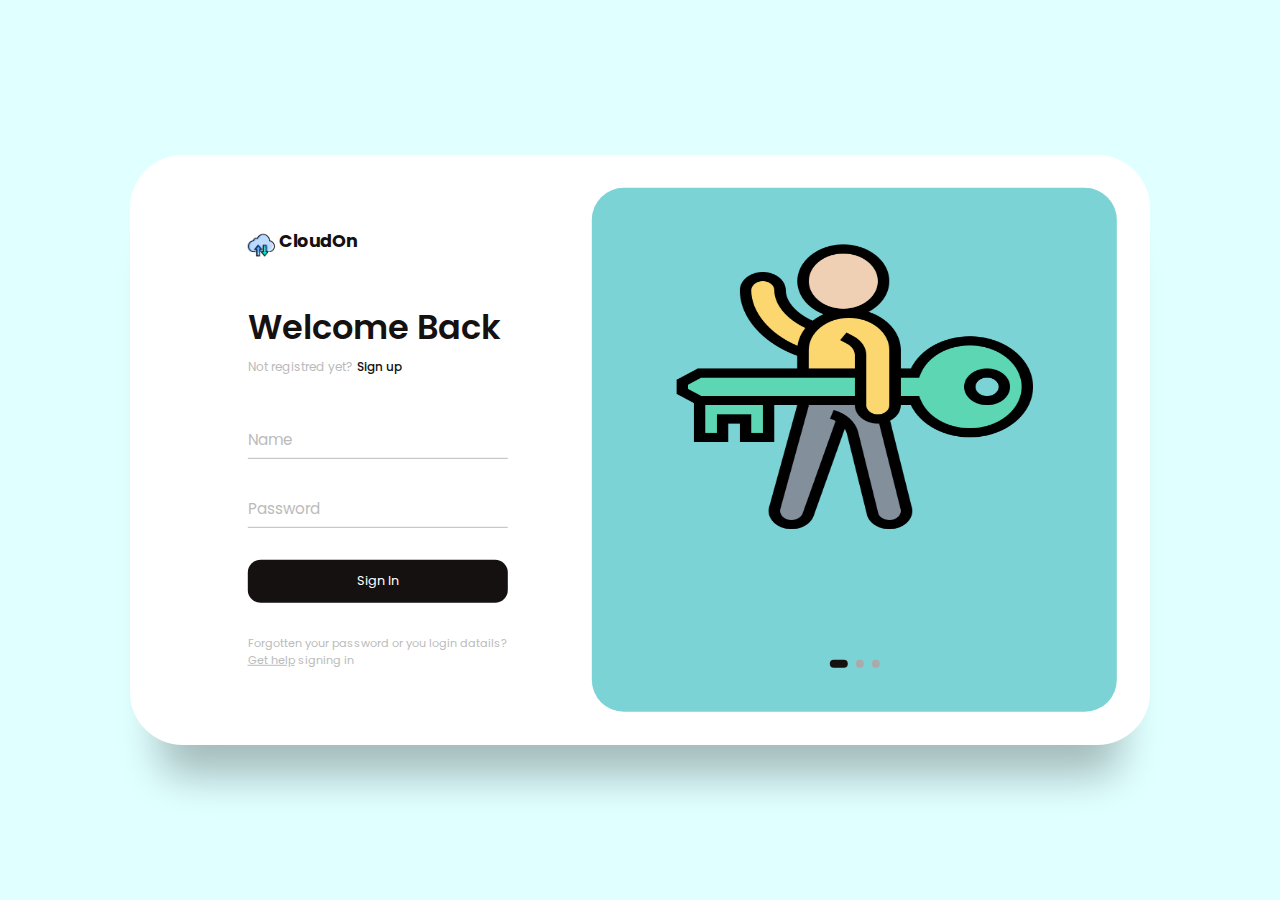
<file: Final Project/index.html>
<!DOCTYPE html>
<html lang="en">
<head>
<meta charset="UTF-8" />
<meta http-equiv="X-UA-Compatible" content="IE=edge" />
<meta name="viewport" content="width=device-width, initial-scale=1.0" />
<title>Sign in & Sign up Form</title>
     <!-- <script src="https://cdnjs.cloudflare.com/ajax/libs/crypto-js/3.1.2/rollups/aes.js"></script> 
     <script src="http://crypto-js.googlecode.com/svn/tags/3.1.2/build/rollups/md5.js"></script> -->
    <link rel="stylesheet" href="style.css" />
</head>
  <body>
    <main>
      <div class="box">
        <div class="inner-box">
          <div class="forms-wrap">
            <form action="index.html" autocomplete="off" class="sign-in-form">
              <div class="logo">
                <img src="./img/logo.png" alt="easyclass"/>
                <h4>CloudOn</h4>
                </div>

              <div class="heading">
                <h2>Welcome Back</h2>
                <h6>Not registred yet?</h6>
                <a href="#" class="toggle" >Sign up</a>
              </div>

              <div class="actual-form">
                <div class="input-wrap">
                  <input
                   id="user2"
                    type="text"
                    minlength="4"
                    class="input-field"
                    autocomplete="off"
                    required
                  />
                  <label>Name</label>
                </div>

                <div class="input-wrap">
                  <input
                    id="pass2"
                    type="password"
                    minlength="4"
                    class="input-field"
                    autocomplete="off"
                    required
                  />
                  <label>Password</label>
                </div>

                <input type="submit" value="Sign In" class="sign-btn" id="signin"  />

                <p class="text">
                  Forgotten your password or you login datails?
                  <a href="#">Get help</a> signing in
                </p>
              </div>
            </form>

            <form action="index.html" autocomplete="off" class="sign-up-form">
              <div class="logo">
                <img src="./img/logo.png" alt="easyclass" />
                <h4>CloudOn</h4>
              </div>

              <div class="heading">
                <h2>Get Started</h2>
                <h6>Already have an account?</h6>
                <a href="#" class="toggle">Sign in</a>
              </div>

              <div class="actual-form">
                <div class="input-wrap">
                  <input
                  id="username"
                    type="text"
                    minlength="4"
                    class="input-field"
                    autocomplete="off"
                    required
                  />
                  <label>Name</label>
                </div>

                 <div class="input-wrap">
                  <input
                    type="email"
                    class="input-field"
                    autocomplete="off"
                    required
                  />
                  <label>Email</label>
                </div> 
                    <!-- minlength="4" -->

                <div class="input-wrap">
                  <input 
                    id="password"
                    type="password"
                    class="input-field"
                    autocomplete="off"
                    required
                  />
                  <label>Password</label>
                </div>

                <input type="submit" value="Sign Up" class="sign-btn" id ="btn1" onclick="sendData()">
                
                
                <p class="text">
                  By signing up, I agree to the
                  <a href="#">Terms of Services</a> and
                  <a href="#">Privacy Policy</a>
                </p>
              </div>
            </form>
          </div>

          <div class="carousel">
            <div class="images-wrapper">
              <img src="./img/key.png" class="image img-1 show" alt="" />
              <img src="./img/checklist.png" class="image img-2" alt="" />
              <img src="./img/cloud-network.png" class="image img-3" alt="" />
            </div>

            <div class="text-slider">
              <div class="text-wrap">
                <div class="text-group">
                
                </div>
              </div>

              <div class="bullets">
                <span class="active" data-value="1"></span>
                <span data-value="2"></span>
                <span data-value="3"></span>
              </div>
            </div>
          </div>
        </div>
      </div>
    </main>

    <!-- Javascript file -->

    <script src="app.js"></script>
  </body>
</html>
</file>
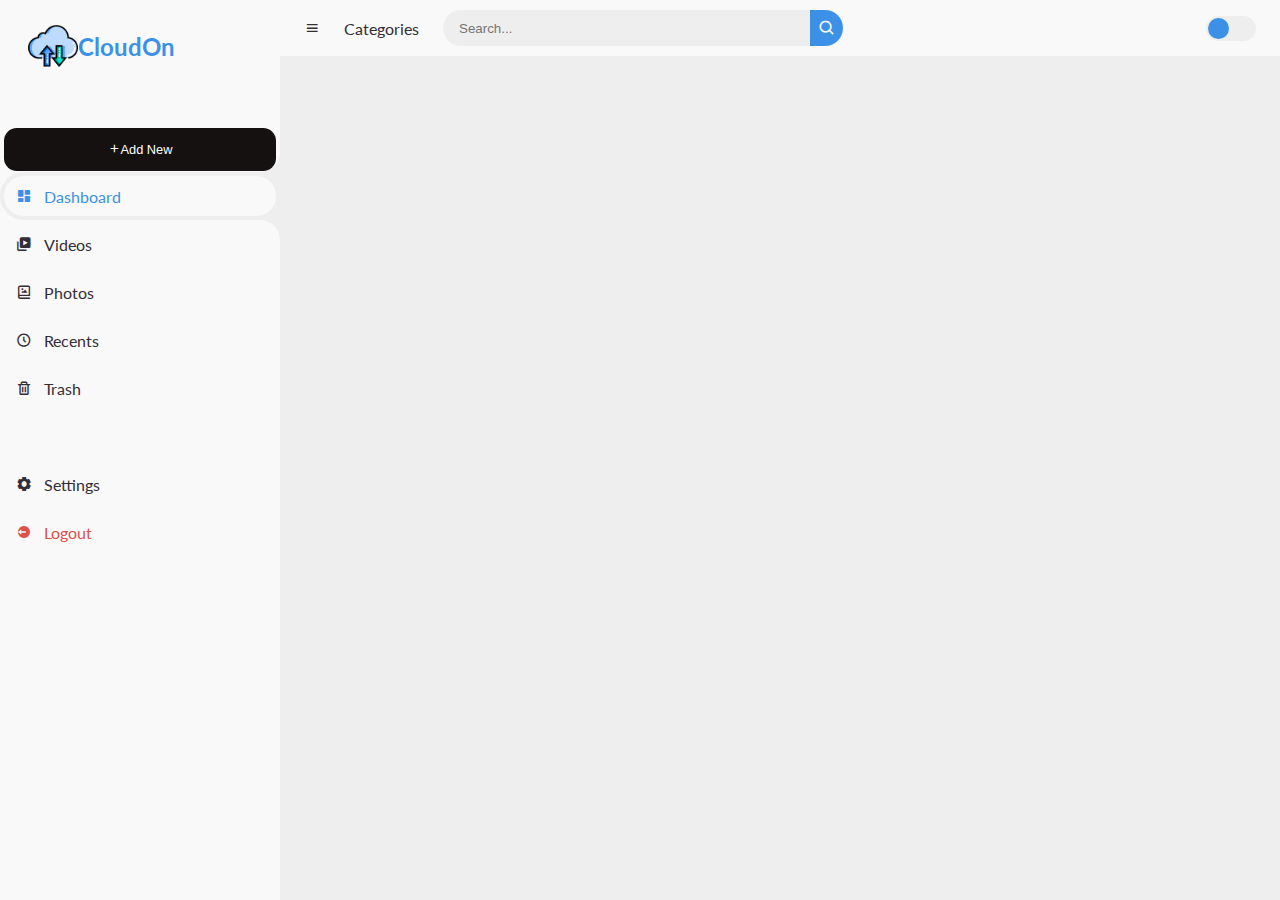
<file: Final Project/dashboard.html>
<!DOCTYPE html>
<html lang="en">
<head>
	<meta charset="UTF-8">
	<meta name="viewport" content="width=device-width, initial-scale=1.0">

	<!-- Boxicons -->
	<link href='https://unpkg.com/boxicons@2.0.9/css/boxicons.min.css' rel='stylesheet'>

	<!-- CSS only -->
<!-- <link href="https://cdn.jsdelivr.net/npm/bootstrap@5.2.0-beta1/dist/css/bootstrap.min.css" rel="stylesheet" integrity="sha384-0evHe/X+R7YkIZDRvuzKMRqM+OrBnVFBL6DOitfPri4tjfHxaWutUpFmBp4vmVor" crossorigin="anonymous"> -->
<!-- JavaScript Bundle with Popper -->
<!-- <script src="https://cdn.jsdelivr.net/npm/bootstrap@5.2.0-beta1/dist/js/bootstrap.bundle.min.js" integrity="sha384-pprn3073KE6tl6bjs2QrFaJGz5/SUsLqktiwsUTF55Jfv3qYSDhgCecCxMW52nD2" crossorigin="anonymous"></script> -->
	<!-- My CSS -->
	<link rel="stylesheet" href="css.css">

	<title>Dashboard</title>

	<script>
        function thisFileUpload() {
            document.getElementById("file").click();
        };
</script>

</head>
<body>


	<!-- SIDEBAR -->
	<section id="sidebar">
		<a href="#" class="brand">
			<!-- <i class='bx bxs-smile'></i> -->
			<img src="./img/logo.png" alt="easyclass" class="bx" style="width: 50px;"/>

			<span class="text">CloudOn</span>
		</a>
		<ul class="side-menu top">
			<li>
				<!-- <button type="button" class="btn btn-primary"><i class='bx bx-plus'></i>Primary</button> -->
				<!-- <input type="submit" value="Add New" class="sign-btn" /> -->

				<!-- Trigger/Open The Modal -->
<button id="myBtn" class="sign-btn text"><i class='bx bx-plus'></i>Add New</button>

<!-- The Modal -->
<div id="myModal" class="modal">

  <!-- Modal content -->
  <div class="modal-content">
    <!-- <span class="close">&times;</span>
    <p>Some text in the Modal..</p> -->

	<div class="modal-header">
        <h4 class="modal-title" id="exampleModalLongTitle">Add new</h4><br>
        <button type="button" class="close" data-dismiss="modal" aria-label="Close">
          <span aria-hidden="true">&times;</span>
        </button>
      </div>
      <div class="modal-body">
          <div class="file-body">
			  <div class="whole-content" id="dropzone">
				  <img src="./img/cloud-download.png" class="modal-image">
				  <p>Drag and drop your files here</p><br>
				  <p>OR</p><br>
				  <!-- <button>Browse Files</button> -->
				  <!-- <input type="file" name="Browse Files"/> -->

				  <input type="file" id="file" style="display:none;" />
                  <button id="button" name="button" value="upload" class="upload-files" onclick="thisFileUpload();">Browse Files</button>
                  <br><br>

                  <input id="fo" type="search" placeholder="Folder Name"><br><br>

                  <button class="upload-files" id="addfolder" onclick="createFolder()">Add Folder</button>
				  			  

			  </div>
			  

		  </div>
		  <ul id="path"></ul>
      </div>
      <!-- <div class="modal-footer">
        <button type="button" class="btn btn-secondary" data-dismiss="modal">Close</button>
        <button type="button" class="btn btn-primary">Save changes</button>
      </div> -->

  </div>

</div>

			</li>
			<li class="active">
				<a href="#">
					<i class='bx bxs-dashboard' ></i>
					<span class="text">Dashboard</span>
				</a>
			</li>
			<li>
				<a href="#">
					<!-- <i class='bx bxs-shopping-bag-alt' ></i> -->
					<i class='bx bxs-videos'></i>
					<span class="text">Videos</span>
				</a>
			</li>
			<li>
				<a href="#">
					<!-- <i class='bx bxs-doughnut-chart' ></i> -->
					<i class='bx bx-photo-album'></i>
					<span class="text">Photos</span>
				</a>
			</li>
			<li>
				<a href="#">
					<!-- <i class='bx bxs-message-dots' ></i> -->
					<i class='bx bx-time-five'></i>
					<span class="text">Recents</span>
				</a>
			</li>
			<li>
				<a href="#">
					<!-- <i class='bx bxs-group' ></i> -->
					<i class='bx bx-trash' ></i>
					<span class="text">Trash</span>
				</a>
			</li>
		</ul>
		<ul class="side-menu">
			<li>
				<a href="#">
					<i class='bx bxs-cog' ></i>
					<span class="text">Settings</span>
				</a>
			</li>
			<li>
				<a href="#" class="logout">
					<i class='bx bxs-log-out-circle' ></i>
					<span class="text">Logout</span>
				</a>
			</li>
		</ul>
	</section>
	<!-- SIDEBAR -->



	<!-- CONTENT -->
	<section id="content">
		<!-- NAVBAR -->
		<nav>
			<i class='bx bx-menu' ></i>
			<a href="#" class="nav-link">Categories</a>
			<form action="#">
				<div class="form-input">
					<input type="search" placeholder="Search...">
					<button type="submit" class="search-btn"><i class='bx bx-search' ></i></button>
				</div>
			</form>
			<input type="checkbox" id="switch-mode" hidden>
			<label for="switch-mode" class="switch-mode"></label>
			<!-- <a href="#" class="notification">
				<i class='bx bxs-bell' ></i>
				<span class="num">8</span>
			</a>
			<a href="#" class="profile">
				<img src="img/people.png">
			</a> -->
		</nav>
		<!-- NAVBAR -->

		<!-- MAIN -->
		<div id="mainn">
			
		</div>

		<!-- MAIN -->
	</section>
	<!-- CONTENT -->
	

	<script src="script.js"></script>
</body>
</html>
</file>
<file: Final Project/style.css>
@import url("https://fonts.googleapis.com/css2?family=Poppins:wght@200;300;400;500;600;700;800&display=swap");

*,
*::before,
*::after {
  padding: 0;
  margin: 0;
  box-sizing: border-box;
}

body,
input {
  font-family: "Poppins", sans-serif;
}

main {
  width: 100%;
  min-height: 100vh;
  overflow: hidden;
  background-color:lightcyan;    
   /* #ff8c6b */
  padding: 2rem;
  display: flex;
  align-items: center;
  justify-content: center;
  position: sticky;
}

.box {
  position: relative;
  width: 100%;
  max-width: 1020px;
  height: 590px;
  background-color: #fff;
  border-radius: 3.3rem;
  box-shadow: 0 60px 40px -30px rgba(0, 0, 0, 0.27);
}

.inner-box {
  position: absolute;
  width: calc(100% - 4.1rem);
  height: calc(100% - 4.1rem);
  top: 50%;
  left: 50%;
  transform: translate(-50%, -50%);
}

.forms-wrap {
  position: absolute;
  height: 100%;
  width: 45%;
  top: 0;
  left: 0;
  display: grid;
  grid-template-columns: 1fr;
  grid-template-rows: 1fr;
  transition: 0.8s ease-in-out;
}

form {
  max-width: 260px;
  width: 100%;
  margin: 0 auto;
  height: 100%;
  display: flex;
  flex-direction: column;
  justify-content: space-evenly;
  grid-column: 1 / 2;
  grid-row: 1 / 2;
  transition: opacity 0.02s 0.4s;
}

form.sign-up-form {
  opacity: 0;
  pointer-events: none;
}

.logo {
  display: flex;
  align-items: center;
}

.logo img {
  width: 27px;
  margin-right: 0.3rem;
}

.logo h4 {
  font-size: 1.1rem;
  margin-top: -9px;
  letter-spacing: -0.5px;
  color: #151111;
}

.heading h2 {
  font-size: 2.1rem;
  font-weight: 600;
  color: #151111;
}

.heading h6 {
  color: #bababa;
  font-weight: 400;
  font-size: 0.75rem;
  display: inline;
}

.toggle {
  color: #151111;
  text-decoration: none;
  font-size: 0.75rem;
  font-weight: 500;
  transition: 0.3s;
}

.toggle:hover {
  color: #8371fd;
}

.input-wrap {
  position: relative;
  height: 37px;
  margin-bottom: 2rem;
}

.input-field {
  position: absolute;
  width: 100%;
  height: 100%;
  background: none;
  border: none;
  outline: none;
  border-bottom: 1px solid #bbb;
  padding: 0;
  font-size: 0.95rem;
  color: #151111;
  transition: 0.4s;
}

label {
  position: absolute;
  left: 0;
  top: 50%;
  transform: translateY(-50%);
  font-size: 0.95rem;
  color: #bbb;
  pointer-events: none;
  transition: 0.4s;
}

.input-field.active {
  border-bottom-color: #151111;
}

.input-field.active + label {
  font-size: 0.75rem;
  top: -2px;
}

.sign-btn {
  display: inline-block;
  width: 100%;
  height: 43px;
  background-color: #151111;
  color: #fff;
  border: none;
  cursor: pointer;
  border-radius: 0.8rem;
  font-size: 0.8rem;
  margin-bottom: 2rem;
  transition: 0.3s;
}

.sign-btn:hover {
  background-color: #8371fd;
}

.text {
  color: #bbb;
  font-size: 0.7rem;
}

.text a {
  color: #bbb;
  transition: 0.3s;
}

.text a:hover {
  color: #8371fd;
}

main.sign-up-mode form.sign-in-form {
  opacity: 0;
  pointer-events: none;
}

main.sign-up-mode form.sign-up-form {
  opacity: 1;
  pointer-events: all;
}

main.sign-up-mode .forms-wrap {
  left: 55%;
}

main.sign-up-mode .carousel {
  left: 0%;
}

.carousel {
  position: absolute;
  height: 100%;
  width: 55%;
  left: 45%;
  top: 0;
  /* background-color: #ffe0d2; */
  background-color:rgb(123, 211, 214);
  /*  */
  border-radius: 2rem;
  display: grid;
  grid-template-rows: auto 1fr;
  padding-bottom: 2rem;
  overflow: hidden;
  transition: 0.8s ease-in-out;
}

.images-wrapper {
  display: grid;
  height: 60%;
  grid-template-columns: 1fr;
  grid-template-rows: 1fr;
}

.image {
  width: 100%;
  /* height: 60%; */
  grid-column: 1/2;
  grid-row: 1/2;
  opacity: 0;
  transition: opacity 0.3s, transform 0.5s;
}

.img-1 {
  transform: translate(0, -50px);
   height: 70%; 
   width: 70%;
   display: block;
   margin-left: auto;
   margin-right: auto;
   margin-top: 10%;
   /* align-items: center; */
  
}

.img-2 {
  transform: scale(0.4, 0.5);
  height: 70%; 
  width: 70%;
  display: block;
  margin-left: auto;
  margin-right: auto;
  margin-top: 10%;

}

.img-3 {
  transform: scale(0.3) rotate(-20deg);
  height: 70%; 
  width: 70%;
  display: block;
  margin-left: auto;
  margin-right: auto;
  margin-top: 10%;

}

.image.show {
  opacity: 1;
  transform: none;
}

.text-slider {
  display: flex;
  align-items: center;
  justify-content: center;
  flex-direction: column;
}

.text-wrap {
  max-height: 2.2rem;
  overflow: hidden;
  margin-bottom: 2.5rem;
}

.text-group {
  display: flex;
  flex-direction: column;
  text-align: center;
  transform: translateY(0);
  transition: 0.5s;
}

.text-group h2 {
  line-height: 2.2rem;
  font-weight: 600;
  font-size: 1.6rem;
}

.bullets {
  display: flex;
  align-items: center;
  justify-content: center;
}

.bullets span {
  display: block;
  width: 0.5rem;
  height: 0.5rem;
  background-color: #aaa;
  margin: 0 0.25rem;
  border-radius: 50%;
  cursor: pointer;
  transition: 0.3s;
}

.bullets span.active {
  width: 1.1rem;
  background-color: #151111;
  border-radius: 1rem;
}

@media (max-width: 850px) {
  .box {
    height: auto;
    max-width: 550px;
    overflow: hidden;
  }

  .inner-box {
    position: static;
    transform: none;
    width: revert;
    height: revert;
    padding: 2rem;
  }

  .forms-wrap {
    position: revert;
    width: 100%;
    height: auto;
  }

  form {
    max-width: revert;
    padding: 1.5rem 2.5rem 2rem;
    transition: transform 0.8s ease-in-out, opacity 0.45s linear;
  }

  .heading {
    margin: 2rem 0;
  }

  form.sign-up-form {
    transform: translateX(100%);
  }

  main.sign-up-mode form.sign-in-form {
    transform: translateX(-100%);
  }

  main.sign-up-mode form.sign-up-form {
    transform: translateX(0%);
  }

  .carousel {
    position: revert;
    height: 100%;
    width: 100%;
    padding: 3rem 2rem;
    display: flex;
  }

  .images-wrapper {
    display: none;
  }

  .text-slider {
    width: 100%;
  }
}

@media (max-width: 530px) {
  main {
    padding: 1rem;
  }

  .box {
    border-radius: 2rem;
  }

  .inner-box {
    padding: 1rem;
  }

  .carousel {
    padding: 1.5rem 1rem;
    border-radius: 1.6rem;
  }

  .text-wrap {
    margin-bottom: 1rem;
  }

  .text-group h2 {
    font-size: 1.2rem;
  }

  form {
    padding: 1rem 2rem 1.5rem;
  }
}
</file>
<file: Final Project/css.css>
@import url('https://fonts.googleapis.com/css2?family=Lato:wght@400;700&family=Poppins:wght@400;500;600;700&display=swap');

* {
	margin: 0;
	padding: 0;
	box-sizing: border-box;
}

a {
	text-decoration: none;
}

li {
	list-style: none;
}

:root {
	--poppins: 'Poppins', sans-serif;
	--lato: 'Lato', sans-serif;

	--light: #F9F9F9;
	--blue: #3C91E6;
	--light-blue: #CFE8FF;
	--grey: #eee;
	--dark-grey: #AAAAAA;
	--dark: #342E37;
	--red: #DB504A;
	--yellow: #FFCE26;
	--light-yellow: #FFF2C6;
	--orange: #FD7238;
	--light-orange: #FFE0D3;
}

html {
	overflow-x: hidden;
}

body.dark {
	--light: #0C0C1E;
	--grey: #060714;
	--dark: #FBFBFB;
}

body {
	background: var(--grey);
	overflow-x: hidden;
}





/* SIDEBAR */
#sidebar {
	position: fixed;
	top: 0;
	left: 0;
	width: 280px;
	height: 100%;
	background: var(--light);
	z-index: 2000;
	font-family: var(--lato);
	transition: .3s ease;
	overflow-x: hidden;
	scrollbar-width: none;
}
#sidebar::--webkit-scrollbar {
	display: none;
}
#sidebar.hide {
	width: 60px;
}
#sidebar .brand {
	font-size: 24px;
	font-weight: 700;
	height: 56px;
	display: flex;
	align-items: center;
	color: var(--blue);
	position: sticky;
	top: 2%;
	margin-left: 10%;
	background: var(--light);
	z-index: 500;
	padding-bottom: 20px;
	box-sizing: content-box;
}
#sidebar .brand .bx {
	min-width: 40px;
	display: flex;
	justify-content: center;
}
#sidebar .side-menu {
	width: 100%;
	margin-top: 48px;
}

.sign-btn {
	display: inline-block;
	width: 100%;
	height: 43px;
	background-color: #151111;
	color: #fff;
	border: none;
	cursor: pointer;
	border-radius: 0.8rem;
	font-size: 0.8rem;
	margin-bottom: 2rem;
	transition: 0.3s;
  }

  /* The Modal (background) */
.modal {
	display: none; /* Hidden by default */
	position: fixed; /* Stay in place */
	 z-index: 1; /*Sit on top */
	padding-top: 10%; /* Location of the box */
	left: 0;
	top: 0;
	width: 100%; /* Full width */
	height: 100%; /* Full height */
	overflow: auto; /* Enable scroll if needed */
	background-color: rgb(0,0,0); /* Fallback color */
	background-color: rgba(0,0,0,0.4); /* Black w/ opacity */
  }
  
  /* Modal Content */
  .modal-content {
	background-color: #fefefe;
	margin: auto;
	padding: 20px;
	border: 1px solid #888;
	width: 35%;
	border-radius: 20px;
  }

  .modal-title{
	  text-align: center;
  }

  .modal-body
  {
	  width:100%;
  }
  .file-body{
	  /* background-color: rgb(236, 234, 234); */
	  width: 30%;
	  height: 300px;
	  /* border: 1px dashed blue; */
	  border-radius: 1rem;
	  /* text-align: center; */
	  margin-left: 36%;
  }
  .whole-content{
	  /* justify-content: center; */
	  text-align: center;
	  /* margin-left: 10%; */
  }
  
  .modal-image{
	  height: 20%;
	  width: 20%;
	  
  }
  .upload-files{
	background-color: rgb(111, 111, 223);
	border: none;
	color: white;
	border-radius: 1rem;
	padding: 10px;
	cursor: pointer;
	position: relative;

  }
  /* The Close Button */
  .close {
	  position: absolute;
	  margin-left:30%;
	  margin-top: -3%;
	color: #aaaaaa;
	float: right;
	font-size: 40px;
	font-weight: bold;
	background-color: transparent;
	outline:none;
	border: none;
  }
  
  .close:hover,
  .close:focus {
	color: #000;
	text-decoration: none;
	cursor: pointer;
  }

  
#sidebar .side-menu li {
	height: 48px;
	background: transparent;
	margin-left: 0;
	border-radius: 48px 0 0 48px;
	padding: 4px;
}
#sidebar .side-menu li.active {
	background: var(--grey);
	position: relative;
}
#sidebar .side-menu li.active::before {
	content: '';
	position: absolute;
	width: 40px;
	height: 40px;
	border-radius: 50%;
	top: -40px;
	right: 0;
	box-shadow: 20px 20px 0 var(--grey);
	z-index: -1;
}
#sidebar .side-menu li.active::after {
	content: '';
	position: absolute;
	width: 40px;
	height: 40px;
	border-radius: 50%;
	bottom: -40px;
	right: 0;
	box-shadow: 20px -20px 0 var(--grey);
	z-index: -1;
}
#sidebar .side-menu li a {
	width: 100%;
	height: 100%;
	background: var(--light);
	display: flex;
	align-items: center;
	border-radius: 48px;
	font-size: 16px;
	color: var(--dark);
	white-space: nowrap;
	overflow-x: hidden;
}
#sidebar .side-menu.top li.active a {
	color: var(--blue);
}
#sidebar.hide .side-menu li a {
	width: calc(48px - (4px * 2));
	transition: width .3s ease;
}
#sidebar .side-menu li a.logout {
	color: var(--red);
}
#sidebar .side-menu.top li a:hover {
	color: var(--blue);
}
#sidebar .side-menu li a .bx {
	min-width: calc(60px  - ((4px + 6px) * 2));
	display: flex;
	justify-content: center;
}
/* SIDEBAR */





/* CONTENT */
#content {
	position: relative;
	width: calc(100% - 280px);
	left: 280px;
	transition: .3s ease;
}
#sidebar.hide ~ #content {
	width: calc(100% - 60px);
	left: 60px;
}




/* NAVBAR */
#content nav {
	height: 56px;
	background: var(--light);
	padding: 0 24px;
	display: flex;
	align-items: center;
	grid-gap: 24px;
	font-family: var(--lato);
	position: sticky;
	top: 0;
	left: 0;
	z-index: 1000;
}
#content nav::before {
	content: '';
	position: absolute;
	width: 40px;
	height: 40px;
	bottom: -40px;
	left: 0;
	border-radius: 50%;
	box-shadow: -20px -20px 0 var(--light);
}
#content nav a {
	color: var(--dark);
}
#content nav .bx.bx-menu {
	cursor: pointer;
	color: var(--dark);
}
#content nav .nav-link {
	font-size: 16px;
	transition: .3s ease;
}
#content nav .nav-link:hover {
	color: var(--blue);
}
#content nav form {
	max-width: 400px;
	width: 100%;
	margin-right: auto;
}
#content nav form .form-input {
	display: flex;
	align-items: center;
	height: 36px;
}
#content nav form .form-input input {
	flex-grow: 1;
	padding: 0 16px;
	height: 100%;
	border: none;
	background: var(--grey);
	border-radius: 36px 0 0 36px;
	outline: none;
	width: 100%;
	color: var(--dark);
}
#content nav form .form-input button {
	width: 36px;
	height: 100%;
	display: flex;
	justify-content: center;
	align-items: center;
	background: var(--blue);
	color: var(--light);
	font-size: 18px;
	border: none;
	outline: none;
	border-radius: 0 36px 36px 0;
	cursor: pointer;
}
#content nav .notification {
	font-size: 20px;
	position: relative;
}
#content nav .notification .num {
	position: absolute;
	top: -6px;
	right: -6px;
	width: 20px;
	height: 20px;
	border-radius: 50%;
	border: 2px solid var(--light);
	background: var(--red);
	color: var(--light);
	font-weight: 700;
	font-size: 12px;
	display: flex;
	justify-content: center;
	align-items: center;
}
#content nav .profile img {
	width: 36px;
	height: 36px;
	object-fit: cover;
	border-radius: 50%;
}
#content nav .switch-mode {
	display: block;
	min-width: 50px;
	height: 25px;
	border-radius: 25px;
	background: var(--grey);
	cursor: pointer;
	position: relative;
}
#content nav .switch-mode::before {
	content: '';
	position: absolute;
	top: 2px;
	left: 2px;
	bottom: 2px;
	width: calc(25px - 4px);
	background: var(--blue);
	border-radius: 50%;
	transition: all .3s ease;
}
#content nav #switch-mode:checked + .switch-mode::before {
	left: calc(100% - (25px - 4px) - 2px);
}
/* NAVBAR */





/* MAIN */
#content main {
	width: 100%;
	padding: 36px 24px;
	font-family: var(--poppins);
	max-height: calc(100vh - 56px);
	overflow-y: auto;
}

/* MAIN */
/* CONTENT */


@media screen and (max-width: 768px) {
	#sidebar {
		width: 200px;
	}

	#content {
		width: calc(100% - 60px);
		left: 200px;
	}

	#content nav .nav-link {
		display: none;
	}
}






@media screen and (max-width: 576px) {
	#content nav form .form-input input {
		display: none;
	}

	#content nav form .form-input button {
		width: auto;
		height: auto;
		background: transparent;
		border-radius: none;
		color: var(--dark);
	}

	#content nav form.show .form-input input {
		display: block;
		width: 100%;
	}
	#content nav form.show .form-input button {
		width: 36px;
		height: 100%;
		border-radius: 0 36px 36px 0;
		color: var(--light);
		background: var(--red);
	}

	#content nav form.show ~ .notification,
	#content nav form.show ~ .profile {
		display: none;
	}

	#content main .box-info {
		grid-template-columns: 1fr;
	}

	#content main .table-data .head {
		min-width: 420px;
	}
	#content main .table-data .order table {
		min-width: 420px;
	}
	#content main .table-data .todo .todo-list {
		min-width: 420px;
	}
}

article{
	text-align-last: center;
	height: 120px;
	width: 126px;
	/* border: 2px solid black; */
	display: inline-flex;
	margin:10px;
	border-radius:1rem;
	background-image: url("https://icons.iconarchive.com/icons/hopstarter/soft-scraps/128/Folder-icon.png");
	text-align:justify;
	text-decoration: none;
	font-size: 18px;
	margin: 4px 4px;
	cursor: pointer;

}
</file>
